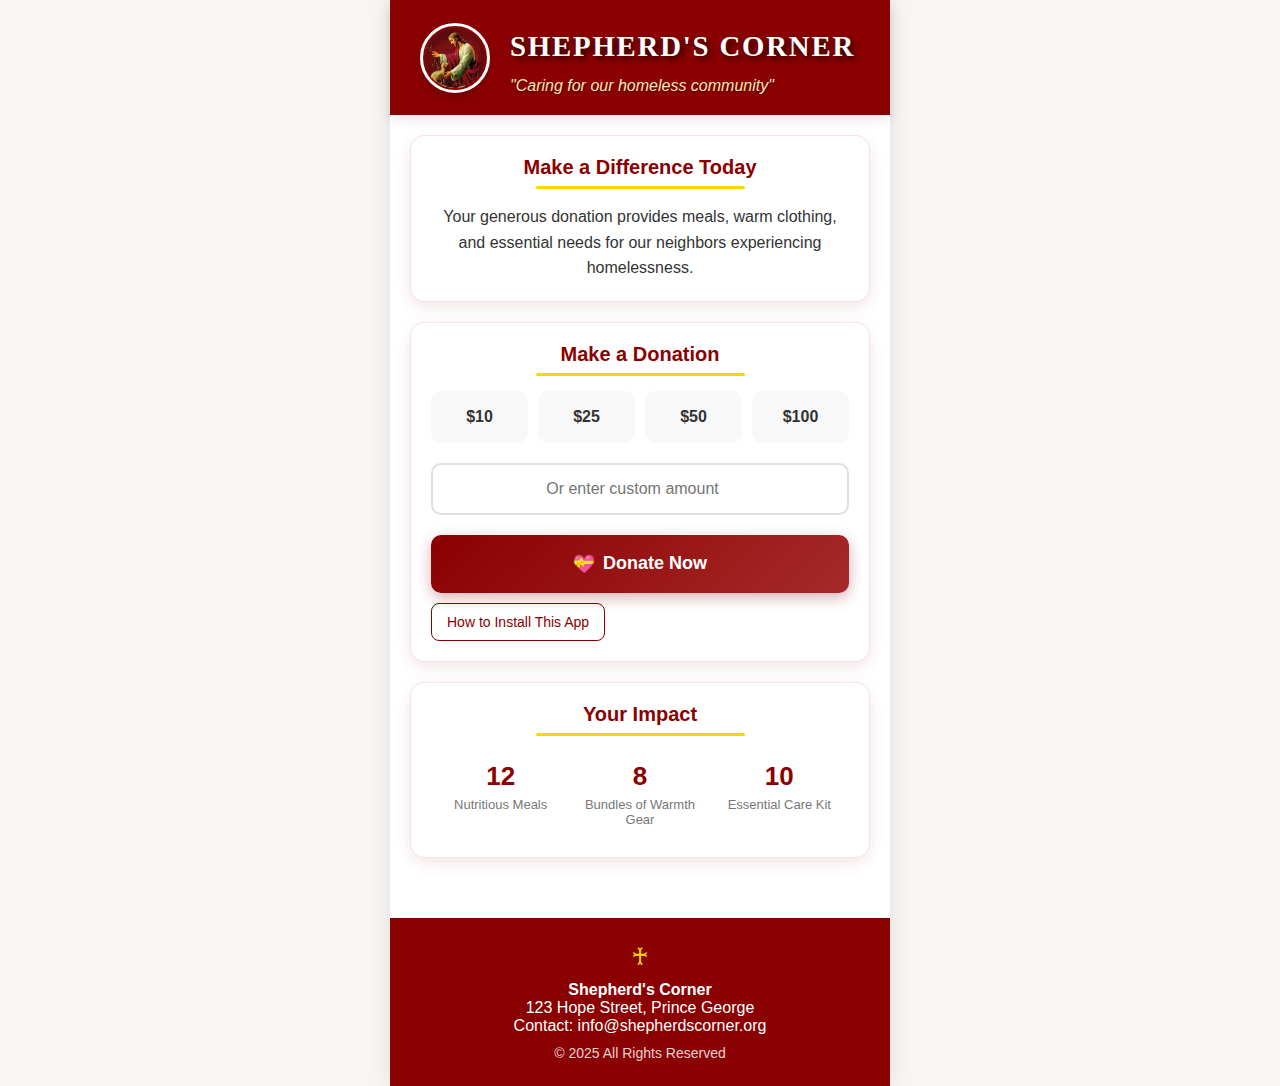
<file: index.html>
<!DOCTYPE html>
<html lang="en">
<head>
    <meta charset="UTF-8">
    <meta name="viewport" content="width=device-width, initial-scale=1.0">
    <link rel="manifest" href="manifest.json">
	<link rel="stylesheet" href="style.css">
    <title>Shepherd's Corner Donation App</title>
    
</head>
<body>
    <div class="app-container">
        <header>
            <div class="logo-container">
                <div class="logo"></div>
            </div>
            <div class="header-content">
                <h1>Shepherd's Corner</h1>
                <p class="tagline">"Caring for our homeless community"</p>
            </div>
        </header>

        <main>
            <div class="card">
                <h2>Make a Difference Today</h2>
                <p style="text-align: center; line-height: 1.6;">
                    Your generous donation provides meals, warm clothing, and essential needs for our neighbors experiencing homelessness.
                </p>
            </div>

            <div class="card">
                <h2>Make a Donation</h2>
                <div class="amount-options">
                    <div class="amount-option" data-amount="10">$10</div>
                    <div class="amount-option" data-amount="25">$25</div>
                    <div class="amount-option" data-amount="50">$50</div>
                    <div class="amount-option" data-amount="100">$100</div>
                </div>
                <div class="custom-amount">
                    <input type="number" placeholder="Or enter custom amount" id="customAmount">
                </div>
                <button class="donate-btn" id="donateButton">
                    <span style="display: flex; align-items: center; justify-content: center;">
                        <span style="margin-right: 8px;">💝</span> Donate Now
                    </span>
                </button>
                
                <button class="show-instructions" id="showInstructions">How to Install This App</button>
                
                <div class="instructions" id="installationInstructions">
                    <h3>Save to Home Screen:</h3>
                    <ol>
                        <li><strong>iPhone:</strong> Tap the Share button → "Add to Home Screen"</li>
                        <li><strong>Android:</strong> Tap the three-dot menu → "Add to Home screen"</li>
                        <li>Follow the prompts to install</li>
                    </ol>
                </div>
            </div>

            <div class="card">
                <h2>Your Impact</h2>
                <div class="impact-items">
                    <div class="impact-item">
                        <div class="impact-value">12</div>
                        <div class="impact-label">Nutritious Meals</div>
                    </div>
                    <div class="impact-item">
                        <div class="impact-value">8</div>
                        <div class="impact-label">Bundles of Warmth Gear</div>
                    </div>
                    <div class="impact-item">
                        <div class="impact-value">10</div>
                        <div class="impact-label">Essential Care Kit</div>
                    </div>
                </div>
            </div>
        </main>

        <footer>
            <div class="footer-content">
                <div class="footer-logo">♰</div>
                <p><strong>Shepherd's Corner</strong></p>
                <p>123 Hope Street, Prince George</p>
                <p>Contact: info@shepherdscorner.org</p>
                <p style="margin-top: 10px; font-size: 14px; opacity: 0.8;">&copy; 2025 All Rights Reserved</p>
            </div>
        </footer>
    </div>

    <!-- Payment Options Modal -->
    <div class="modal" id="paymentModal">
        <div class="modal-content">
            <button class="close-btn" id="closePaymentModal">&times;</button>
            <div class="modal-icon">💳</div>
            <h2>Select Payment Method</h2>
            
            <div class="selected-amount-display" id="selectedAmountDisplay">
                Donation Amount: $0
            </div>
            
            <div class="payment-options">
                <div class="payment-option" data-method="paypal">
                    <div class="payment-icon">🔵</div>
                    <div class="payment-details">
                        <h3>PayPal</h3>
                        <p>Pay securely with your PayPal account</p>
                    </div>
                    <div class="payment-arrow">→</div>
                </div>
                
                <div class="payment-option" data-method="credit-card">
                    <div class="payment-icon">💳</div>
                    <div class="payment-details">
                        <h3>Credit/Debit Card</h3>
                        <p>Visa, Mastercard, American Express</p>
                    </div>
                    <div class="payment-arrow">→</div>
                </div>
                
                <div class="payment-option" data-method="bank-transfer">
                    <div class="payment-icon">🏦</div>
                    <div class="payment-details">
                        <h3>Bank Transfer</h3>
                        <p>Direct transfer from your bank account</p>
                    </div>
                    <div class="payment-arrow">→</div>
                </div>
            </div>
            
            <button class="continue-btn" id="continuePayment" disabled>Continue to Payment</button>
        </div>
    </div>

    <!-- Thank You Modal -->
    <div class="modal" id="thankYouModal">
        <div class="modal-content">
            <button class="close-btn" id="closeThankYouModal">&times;</button>
            <div class="modal-icon">💝</div>
            <h2>Thank You For Your Generosity!</h2>
            <p>Your donation of <strong id="donationAmount" style="color: var(--primary-color);">$0</strong> via <strong id="paymentMethod">Payment Method</strong> will help provide essential services to those in need. Together, we're making a difference in our community.</p>
            
            <p style="margin-top: 15px; font-style: italic;">"We make a living by what we get, but we make a life by what we give."</p>
            <button class="donate-btn" id="closeModal" style="margin-top: 20px;">Continue</button>
        </div>
    </div>

    <script>
        // Donation functionality
        const amountOptions = document.querySelectorAll('.amount-option');
        const customAmount = document.getElementById('customAmount');
        const donateButton = document.getElementById('donateButton');
        const paymentModal = document.getElementById('paymentModal');
        const thankYouModal = document.getElementById('thankYouModal');
        const donationAmount = document.getElementById('donationAmount');
        const selectedAmountDisplay = document.getElementById('selectedAmountDisplay');
        const paymentMethodDisplay = document.getElementById('paymentMethod');
        const closePaymentModal = document.getElementById('closePaymentModal');
        const closeThankYouModal = document.getElementById('closeThankYouModal');
        const closeModal = document.getElementById('closeModal');
        const continuePayment = document.getElementById('continuePayment');
        const showInstructionsBtn = document.getElementById('showInstructions');
        const installationInstructions = document.getElementById('installationInstructions');
        const paymentOptions = document.querySelectorAll('.payment-option');

        let selectedAmount = 0;
        let selectedPaymentMethod = null;

        // Handle amount selection
        amountOptions.forEach(option => {
            option.addEventListener('click', function() {
                amountOptions.forEach(opt => opt.classList.remove('selected'));
                this.classList.add('selected');
                selectedAmount = this.getAttribute('data-amount');
                customAmount.value = '';
            });
        });

        // Handle custom amount
        customAmount.addEventListener('input', function() {
            amountOptions.forEach(opt => opt.classList.remove('selected'));
            selectedAmount = this.value;
        });

        // Donate button - shows payment options modal
        donateButton.addEventListener('click', function() {
            if (!selectedAmount || selectedAmount <= 0) {
                alert('Please select or enter a donation amount');
                return;
            }
            
            // Update the selected amount display
            selectedAmountDisplay.textContent = `Donation Amount: $${selectedAmount}`;
            
            // Reset payment selection
            paymentOptions.forEach(option => option.classList.remove('selected'));
            selectedPaymentMethod = null;
            continuePayment.disabled = true;
            
            // Show payment modal
            paymentModal.style.display = 'flex';
        });

        // Handle payment option selection
        paymentOptions.forEach(option => {
            option.addEventListener('click', function() {
                paymentOptions.forEach(opt => opt.classList.remove('selected'));
                this.classList.add('selected');
                selectedPaymentMethod = this.getAttribute('data-method');
                continuePayment.disabled = false;
            });
        });

        // Continue to process payment
        continuePayment.addEventListener('click', function() {
            if (!selectedPaymentMethod) {
                alert('Please select a payment method');
                return;
            }
            
            // In a real app, here you would redirect to the actual payment processor
            // For this demo, we'll just show the thank you modal
            
            // Update thank you modal with details
            donationAmount.textContent = '$' + selectedAmount;
            
            // Set payment method text
            let methodText = '';
            switch(selectedPaymentMethod) {
                case 'paypal':
                    methodText = 'PayPal';
                    break;
                case 'credit-card':
                    methodText = 'Credit Card';
                    break;
                case 'bank-transfer':
                    methodText = 'Bank Transfer';
                    break;
                default:
                    methodText = 'your selected payment method';
            }
            paymentMethodDisplay.textContent = methodText;
            
            // Hide payment modal and show thank you modal
            paymentModal.style.display = 'none';
            thankYouModal.style.display = 'flex';
        });

        // Close payment modal
        closePaymentModal.addEventListener('click', function() {
            paymentModal.style.display = 'none';
        });

        // Close thank you modal with X button
        closeThankYouModal.addEventListener('click', function() {
            thankYouModal.style.display = 'none';
            resetDonationForm();
        });

        // Close thank you modal with continue button
        closeModal.addEventListener('click', function() {
            thankYouModal.style.display = 'none';
            resetDonationForm();
        });

        // Close modals when clicking outside
        window.addEventListener('click', function(event) {
            if (event.target === paymentModal) {
                paymentModal.style.display = 'none';
            }
            if (event.target === thankYouModal) {
                thankYouModal.style.display = 'none';
                resetDonationForm();
            }
        });

        // Reset donation form
        function resetDonationForm() {
            amountOptions.forEach(opt => opt.classList.remove('selected'));
            customAmount.value = '';
            selectedAmount = 0;
            selectedPaymentMethod = null;
        }

        // Show installation instructions
        showInstructionsBtn.addEventListener('click', function() {
            if (installationInstructions.style.display === 'block') {
                installationInstructions.style.display = 'none';
                showInstructionsBtn.textContent = 'How to Install This App';
            } else {
                installationInstructions.style.display = 'block';
                showInstructionsBtn.textContent = 'Hide Instructions';
            }
        });

        // PWA features
        if ('serviceWorker' in navigator) {
            window.addEventListener('load', function() {
                navigator.serviceWorker.register('/sw.js')
                .then(function(registration) {
                    console.log('ServiceWorker registration successful');
                })
                .catch(function(err) {
                    console.log('ServiceWorker registration failed: ', err);
                });
            });
        }

        // Add to Home Screen prompt
        let deferredPrompt;
        window.addEventListener('beforeinstallprompt', (e) => {
            e.preventDefault();
            deferredPrompt = e;
        });
    </script>
</body>
</html>
</file>
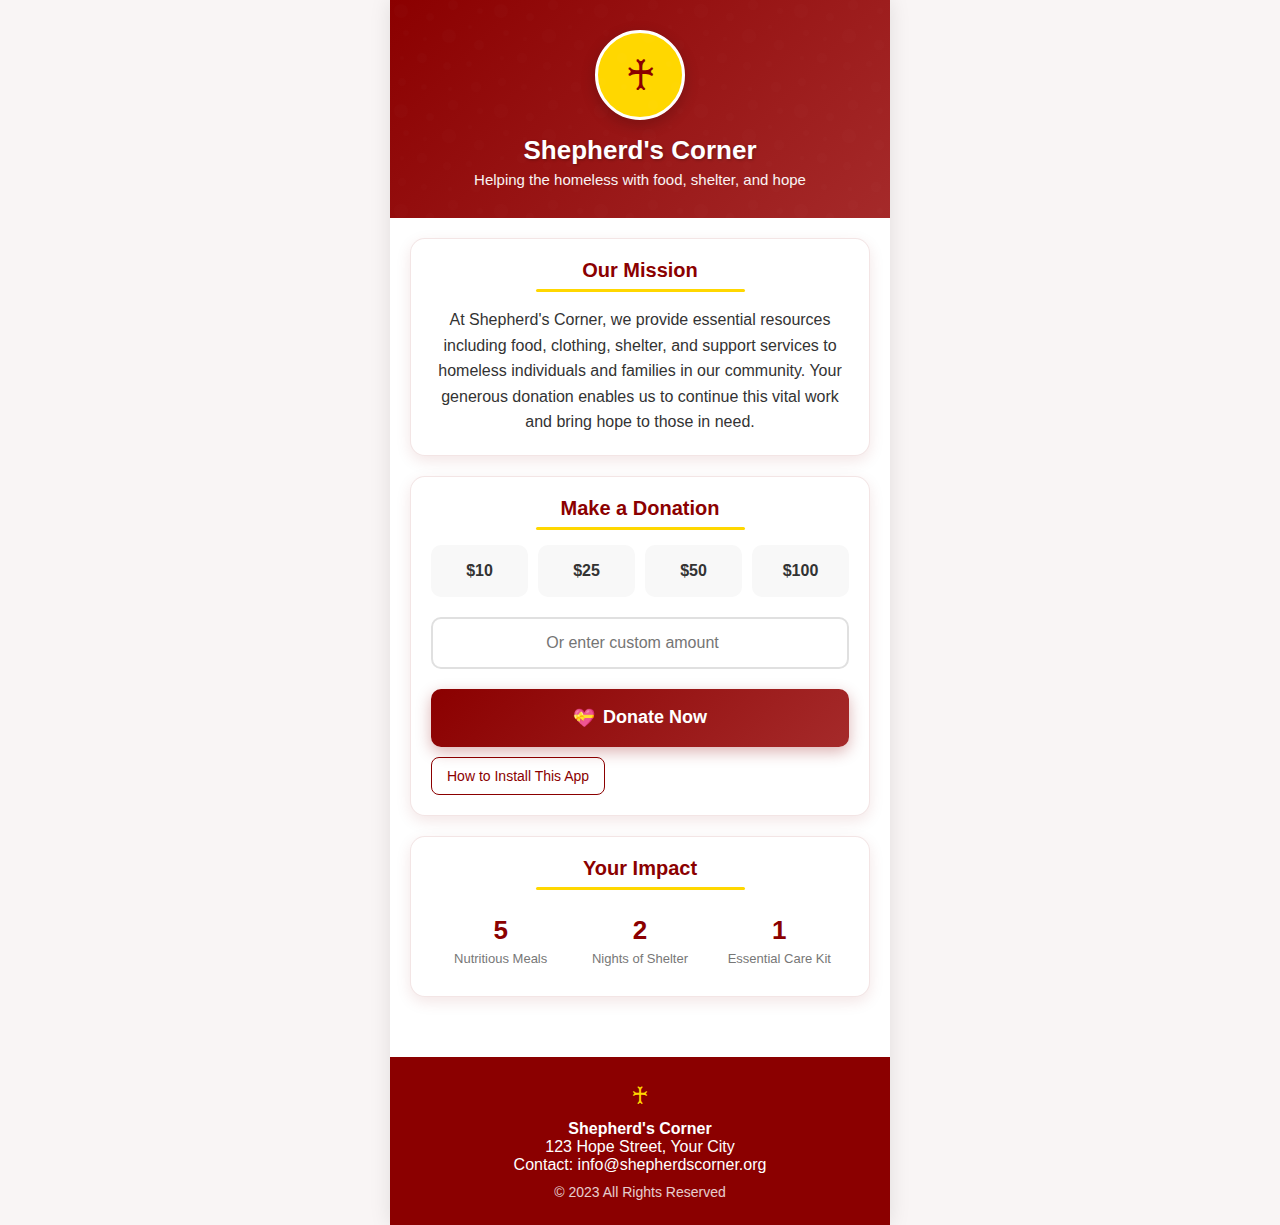
<file: donation-app.html>
<!DOCTYPE html>
<html lang="en">
<head>
    <meta charset="UTF-8">
    <meta name="viewport" content="width=device-width, initial-scale=1.0">
    <title>Shepherd's Corner Donation App</title>
    <style>
        * { 
            margin: 0; 
            padding: 0; 
            box-sizing: border-box; 
            font-family: 'Segoe UI', Tahoma, Geneva, Verdana, sans-serif; 
        }
        
        :root {
            --primary-color: #8B0000; /* Deep Burgundy/Maroon from logo */
            --accent-color: #FFD700; /* Gold/Amber */
            --light-bg: #f9f5f5;
            --card-bg: #ffffff;
            --text-dark: #333333;
            --text-light: #777777;
        }
        
        body { 
            background: var(--light-bg); 
            color: var(--text-dark); 
            max-width: 500px; 
            margin: 0 auto; 
            min-height: 100vh; 
        }
        
        .app-container {
            background: var(--card-bg);
            min-height: 100vh;
            box-shadow: 0 0 20px rgba(0,0,0,0.1);
        }
        
        header {
            background: linear-gradient(135deg, var(--primary-color), #A52A2A);
            color: white;
            padding: 30px 20px;
            text-align: center;
            position: relative;
            overflow: hidden;
        }
        
        header::before {
            content: "";
            position: absolute;
            top: 0;
            left: 0;
            right: 0;
            bottom: 0;
            background: url("data:image/svg+xml,%3Csvg width='100' height='100' viewBox='0 0 100 100' xmlns='http://www.w3.org/2000/svg'%3E%3Cpath d='M11 18c3.866 0 7-3.134 7-7s-3.134-7-7-7-7 3.134-7 7 3.134 7 7 7zm48 25c3.866 0 7-3.134 7-7s-3.134-7-7-7-7 3.134-7 7 3.134 7 7 7zm-43-7c1.657 0 3-1.343 3-3s-1.343-3-3-3-3 1.343-3 3 1.343 3 3 3zm63 31c1.657 0 3-1.343 3-3s-1.343-3-3-3-3 1.343-3 3 1.343 3 3 3zM34 90c1.657 0 3-1.343 3-3s-1.343-3-3-3-3 1.343-3 3 1.343 3 3 3zm56-76c1.657 0 3-1.343 3-3s-1.343-3-3-3-3 1.343-3 3 1.343 3 3 3zM12 86c2.21 0 4-1.79 4-4s-1.79-4-4-4-4 1.79-4 4 1.79 4 4 4zm28-65c2.21 0 4-1.79 4-4s-1.79-4-4-4-4 1.79-4 4 1.79 4 4 4zm23-11c2.76 0 5-2.24 5-5s-2.24-5-5-5-5 2.24-5 5 2.24 5 5 5zm-6 60c2.21 0 4-1.79 4-4s-1.79-4-4-4-4 1.79-4 4 1.79 4 4 4zm29 22c2.76 0 5-2.24 5-5s-2.24-5-5-5-5 2.24-5 5 2.24 5 5 5zM32 63c2.76 0 5-2.24 5-5s-2.24-5-5-5-5 2.24-5 5 2.24 5 5 5zm57-13c2.76 0 5-2.24 5-5s-2.24-5-5-5-5 2.24-5 5 2.24 5 5 5zm-9-21c1.105 0 2-.895 2-2s-.895-2-2-2-2 .895-2 2 .895 2 2 2zM60 91c1.105 0 2-.895 2-2s-.895-2-2-2-2 .895-2 2 .895 2 2 2zM35 41c1.105 0 2-.895 2-2s-.895-2-2-2-2 .895-2 2 .895 2 2 2zM12 60c1.105 0 2-.895 2-2s-.895-2-2-2-2 .895-2 2 .895 2 2 2z' fill='%23ffffff' fill-opacity='0.1' fill-rule='evenodd'/%3E%3C/svg%3E");
            opacity: 0.1;
        }
        
        .logo {
            width: 90px;
            height: 90px;
            background: var(--accent-color);
            border-radius: 50%;
            margin: 0 auto 15px;
            display: flex;
            align-items: center;
            justify-content: center;
            font-size: 42px;
            color: var(--primary-color);
            box-shadow: 0 5px 15px rgba(0,0,0,0.2);
            border: 3px solid white;
        }
        
        h1 { 
            font-size: 26px; 
            margin-bottom: 5px; 
            text-shadow: 1px 1px 3px rgba(0,0,0,0.3);
        }
        
        .tagline { 
            font-size: 15px; 
            opacity: 0.95; 
            font-weight: 500;
        }
        
        main { 
            padding: 20px; 
        }
        
        .card {
            background: var(--card-bg);
            border-radius: 15px;
            padding: 20px;
            margin-bottom: 20px;
            box-shadow: 0 5px 15px rgba(139, 0, 0, 0.1);
            border: 1px solid rgba(139, 0, 0, 0.1);
            transition: transform 0.3s, box-shadow 0.3s;
        }
        
        .card:hover {
            transform: translateY(-5px);
            box-shadow: 0 8px 20px rgba(139, 0, 0, 0.15);
        }
        
        .card h2 {
            color: var(--primary-color);
            margin-bottom: 15px;
            text-align: center;
            font-size: 20px;
            position: relative;
            padding-bottom: 10px;
        }
        
        .card h2::after {
            content: "";
            position: absolute;
            bottom: 0;
            left: 25%;
            width: 50%;
            height: 3px;
            background: var(--accent-color);
            border-radius: 3px;
        }
        
        .amount-options {
            display: flex;
            gap: 10px;
            margin-bottom: 20px;
            flex-wrap: wrap;
        }
        
        .amount-option {
            flex: 1;
            min-width: 70px;
            padding: 15px 5px;
            text-align: center;
            background: #f8f8f8;
            border-radius: 10px;
            cursor: pointer;
            border: 2px solid transparent;
            transition: all 0.3s;
            font-weight: 600;
        }
        
        .amount-option:hover {
            background: #f0f0f0;
        }
        
        .amount-option.selected {
            background: var(--primary-color);
            color: white;
            border-color: var(--accent-color);
            box-shadow: 0 4px 8px rgba(139, 0, 0, 0.3);
        }
        
        .custom-amount input {
            width: 100%;
            padding: 15px;
            border: 2px solid #e0e0e0;
            border-radius: 10px;
            font-size: 16px;
            text-align: center;
            transition: all 0.3s;
        }
        
        .custom-amount input:focus {
            border-color: var(--primary-color);
            box-shadow: 0 0 0 3px rgba(139, 0, 0, 0.1);
            outline: none;
        }
        
        .donate-btn {
            width: 100%;
            padding: 18px;
            background: linear-gradient(135deg, var(--primary-color), #A52A2A);
            color: white;
            border: none;
            border-radius: 10px;
            font-size: 18px;
            font-weight: bold;
            cursor: pointer;
            margin-top: 20px;
            box-shadow: 0 5px 15px rgba(139, 0, 0, 0.3);
            transition: all 0.3s;
            position: relative;
            overflow: hidden;
        }
        
        .donate-btn::before {
            content: "";
            position: absolute;
            top: 0;
            left: -100%;
            width: 100%;
            height: 100%;
            background: linear-gradient(90deg, transparent, rgba(255,255,255,0.2), transparent);
            transition: 0.5s;
        }
        
        .donate-btn:hover {
            transform: translateY(-3px);
            box-shadow: 0 8px 20px rgba(139, 0, 0, 0.4);
        }
        
        .donate-btn:hover::before {
            left: 100%;
        }
        
        .donate-btn:active {
            transform: translateY(0);
        }
        
        .impact-items {
            display: flex;
            justify-content: space-around;
            text-align: center;
        }
        
        .impact-item {
            flex: 1;
            padding: 10px;
        }
        
        .impact-value {
            font-size: 26px;
            font-weight: bold;
            color: var(--primary-color);
            margin-bottom: 5px;
        }
        
        .impact-label {
            font-size: 13px;
            color: var(--text-light);
            font-weight: 500;
        }
        
        footer {
            background: var(--primary-color);
            color: white;
            text-align: center;
            padding: 25px 20px;
            margin-top: 20px;
        }
        
        .footer-content {
            max-width: 400px;
            margin: 0 auto;
        }
        
        .footer-logo {
            font-size: 24px;
            margin-bottom: 10px;
            color: var(--accent-color);
        }
        
        .modal {
            position: fixed;
            top: 0; 
            left: 0;
            width: 100%; 
            height: 100%;
            background: rgba(0,0,0,0.85);
            display: none;
            align-items: center;
            justify-content: center;
            z-index: 1000;
            padding: 20px;
        }
        
        .modal-content {
            background: white;
            padding: 30px;
            border-radius: 20px;
            text-align: center;
            max-width: 400px;
            width: 100%;
            animation: popIn 0.4s;
            box-shadow: 0 10px 30px rgba(0,0,0,0.3);
            border: 3px solid var(--accent-color);
        }
        
        @keyframes popIn {
            0% { transform: scale(0.8); opacity: 0; }
            100% { transform: scale(1); opacity: 1; }
        }
        
        .modal-icon {
            font-size: 50px;
            color: var(--primary-color);
            margin-bottom: 15px;
        }
        
        .modal h2 {
            color: var(--primary-color);
            margin-bottom: 15px;
            font-size: 24px;
        }
        
        .impact-list {
            text-align: left;
            margin: 20px 0;
            padding: 0 20px;
        }
        
        .impact-list div {
            padding: 8px 0;
            border-bottom: 1px solid #f0f0f0;
            display: flex;
            align-items: center;
        }
        
        .impact-list div:last-child {
            border-bottom: none;
        }
        
        .impact-icon {
            margin-right: 10px;
            font-size: 20px;
        }
        
        .instructions {
            background: #f9f9f9;
            border-radius: 10px;
            padding: 15px;
            margin-top: 15px;
            display: none;
            border-left: 4px solid var(--accent-color);
        }
        
        .instructions h3 {
            color: var(--primary-color);
            margin-bottom: 10px;
            font-size: 16px;
        }
        
        .instructions ol {
            padding-left: 20px;
            font-size: 14px;
        }
        
        .instructions li {
            margin-bottom: 8px;
            color: var(--text-light);
        }
        
        .show-instructions {
            background: transparent;
            color: var(--primary-color);
            border: 1px solid var(--primary-color);
            padding: 10px 15px;
            border-radius: 8px;
            cursor: pointer;
            font-size: 14px;
            margin-top: 10px;
            transition: all 0.3s;
        }
        
        .show-instructions:hover {
            background: rgba(139, 0, 0, 0.1);
        }
    </style>
</head>
<body>
    <div class="app-container">
        <header>
            <div class="logo">♰</div>
            <h1>Shepherd's Corner</h1>
            <p class="tagline">Helping the homeless with food, shelter, and hope</p>
        </header>

        <main>
            <div class="card">
                <h2>Our Mission</h2>
                <p style="text-align: center; line-height: 1.6;">
                    At Shepherd's Corner, we provide essential resources including food, clothing, 
                    shelter, and support services to homeless individuals and families in our community. 
                    Your generous donation enables us to continue this vital work and bring hope to those in need.
                </p>
            </div>

            <div class="card">
                <h2>Make a Donation</h2>
                <div class="amount-options">
                    <div class="amount-option" data-amount="10">$10</div>
                    <div class="amount-option" data-amount="25">$25</div>
                    <div class="amount-option" data-amount="50">$50</div>
                    <div class="amount-option" data-amount="100">$100</div>
                </div>
                <div class="custom-amount">
                    <input type="number" placeholder="Or enter custom amount" id="customAmount">
                </div>
                <button class="donate-btn" id="donateButton">
                    <span style="display: flex; align-items: center; justify-content: center;">
                        <span style="margin-right: 8px;">💝</span> Donate Now
                    </span>
                </button>
                
                <button class="show-instructions" id="showInstructions">How to Install This App</button>
                
                <div class="instructions" id="installationInstructions">
                    <h3>Save to Home Screen:</h3>
                    <ol>
                        <li><strong>iPhone:</strong> Tap the Share button → "Add to Home Screen"</li>
                        <li><strong>Android:</strong> Tap the three-dot menu → "Add to Home screen"</li>
                        <li>Follow the prompts to install</li>
                    </ol>
                </div>
            </div>

            <div class="card">
                <h2>Your Impact</h2>
                <div class="impact-items">
                    <div class="impact-item">
                        <div class="impact-value">5</div>
                        <div class="impact-label">Nutritious Meals</div>
                    </div>
                    <div class="impact-item">
                        <div class="impact-value">2</div>
                        <div class="impact-label">Nights of Shelter</div>
                    </div>
                    <div class="impact-item">
                        <div class="impact-value">1</div>
                        <div class="impact-label">Essential Care Kit</div>
                    </div>
                </div>
            </div>
        </main>

        <footer>
            <div class="footer-content">
                <div class="footer-logo">♰</div>
                <p><strong>Shepherd's Corner</strong></p>
                <p>123 Hope Street, Your City</p>
                <p>Contact: info@shepherdscorner.org</p>
                <p style="margin-top: 10px; font-size: 14px; opacity: 0.8;">&copy; 2023 All Rights Reserved</p>
            </div>
        </footer>
    </div>

    <div class="modal" id="thankYouModal">
        <div class="modal-content">
            <div class="modal-icon">💝</div>
            <h2>Thank You For Your Generosity!</h2>
            <p>Your donation of <strong id="donationAmount" style="color: var(--primary-color);">$0</strong> will help provide:</p>
            
            <div class="impact-list">
                <div>
                    <span class="impact-icon">🍽️</span>
                    <span><strong>5 meals</strong> for individuals facing hunger</span>
                </div>
                <div>
                    <span class="impact-icon">🏠</span>
                    <span><strong>2 nights</strong> of safe, warm shelter</span>
                </div>
                <div>
                    <span class="impact-icon">🎁</span>
                    <span><strong>1 essential care package</strong> with hygiene items</span>
                </div>
            </div>
            
            <p style="margin-top: 15px; font-style: italic;">"We make a living by what we get, but we make a life by what we give."</p>
            <button class="donate-btn" id="closeModal" style="margin-top: 20px;">Continue</button>
        </div>
    </div>

    <script>
        // Donation functionality
        const amountOptions = document.querySelectorAll('.amount-option');
        const customAmount = document.getElementById('customAmount');
        const donateButton = document.getElementById('donateButton');
        const thankYouModal = document.getElementById('thankYouModal');
        const donationAmount = document.getElementById('donationAmount');
        const closeModal = document.getElementById('closeModal');
        const showInstructionsBtn = document.getElementById('showInstructions');
        const installationInstructions = document.getElementById('installationInstructions');

        let selectedAmount = 0;

        // Handle amount selection
        amountOptions.forEach(option => {
            option.addEventListener('click', function() {
                amountOptions.forEach(opt => opt.classList.remove('selected'));
                this.classList.add('selected');
                selectedAmount = this.getAttribute('data-amount');
                customAmount.value = '';
            });
        });

        // Handle custom amount
        customAmount.addEventListener('input', function() {
            amountOptions.forEach(opt => opt.classList.remove('selected'));
            selectedAmount = this.value;
        });

        // Donate button
        donateButton.addEventListener('click', function() {
            if (!selectedAmount || selectedAmount <= 0) {
                alert('Please select or enter a donation amount');
                return;
            }
            
            donationAmount.textContent = '$' + selectedAmount;
            thankYouModal.style.display = 'flex';
        });

        // Close modal
        closeModal.addEventListener('click', function() {
            thankYouModal.style.display = 'none';
            // Reset
            amountOptions.forEach(opt => opt.classList.remove('selected'));
            customAmount.value = '';
            selectedAmount = 0;
        });

        // Show installation instructions
        showInstructionsBtn.addEventListener('click', function() {
            if (installationInstructions.style.display === 'block') {
                installationInstructions.style.display = 'none';
                showInstructionsBtn.textContent = 'How to Install This App';
            } else {
                installationInstructions.style.display = 'block';
                showInstructionsBtn.textContent = 'Hide Instructions';
            }
        });

        // PWA features
        if ('serviceWorker' in navigator) {
            window.addEventListener('load', function() {
                navigator.serviceWorker.register('/sw.js')
                .then(function(registration) {
                    console.log('ServiceWorker registration successful');
                })
                .catch(function(err) {
                    console.log('ServiceWorker registration failed: ', err);
                });
            });
        }

        // Add to Home Screen prompt
        let deferredPrompt;
        window.addEventListener('beforeinstallprompt', (e) => {
            e.preventDefault();
            deferredPrompt = e;
        });
    </script>
</body>
</html>
</file>
<file: style.css>
* { 
            margin: 0; 
            padding: 0; 
            box-sizing: border-box; 
            font-family: 'Segoe UI', Tahoma, Geneva, Verdana, sans-serif; 
        }
        
        :root {
            --primary-color: #8B0000; /* Deep Burgundy/Maroon from logo */
            --accent-color: #FFD700; /* Gold/Amber */
            --light-bg: #f9f5f5;
            --card-bg: #ffffff;
            --text-dark: #333333;
            --text-light: #777777;
        }
        
        body { 
            background: var(--light-bg); 
            color: var(--text-dark); 
            max-width: 500px; 
            margin: 0 auto; 
            min-height: 100vh; 
        }
        
        .app-container {
            background: var(--card-bg);
            min-height: 100vh;
            box-shadow: 0 0 20px rgba(0,0,0,0.1);
        }
        
        header {
            display: flex;
            align-items: center;
            background-color: #8B0000;
            color: white;
            padding: 20px 30px;
            box-shadow: 0 4px 12px rgba(0,0,0,0.1);
        }
        
        .logo-container {
            display: flex;
            align-items: center;
            flex-shrink: 0;
            margin-right: 20px;
        }
        
        .logo {
            font-size: 2.5rem;
            font-weight: bold;
            background: url('logo.png') no-repeat center / cover;
            color: #e9c46a;
            padding: 12px;
            border-radius: 50%;
            width: 70px;
            height: 70px;
            display: flex;
            align-items: center;
			border: 3px solid #fff;
            justify-content: center;
            box-shadow: 0 4px 8px rgba(0,0,0,0.2);
        }
        
        .header-content h1 {
            font-family: 'Cinzel', serif;
            color: #FFFFFF;
            text-shadow: 3px 3px 6px rgba(0, 0, 0, 0.8);
            font-weight: 900;
            font-size: 1.8em;
            letter-spacing: 1.8px;
            text-transform: uppercase;
            margin: 0;
            padding: 10px 0;          
        }
        
        .tagline { 
            color: #FFE5B4;
            text-shadow: 1px 1px 2px rgba(0, 0, 0, 0.5);
            font-style: italic;
            margin-top: 4px;
        }
        
        main { 
            padding: 20px; 
        }
        
        .card {
            background: var(--card-bg);
            border-radius: 15px;
            padding: 20px;
            margin-bottom: 20px;
            box-shadow: 0 5px 15px rgba(139, 0, 0, 0.1);
            border: 1px solid rgba(139, 0, 0, 0.1);
            transition: transform 0.3s, box-shadow 0.3s;
        }
        
        .card:hover {
            transform: translateY(-5px);
            box-shadow: 0 8px 20px rgba(139, 0, 0, 0.15);
        }
        
        .card h2 {
            color: var(--primary-color);
            margin-bottom: 15px;
            text-align: center;
            font-size: 20px;
            position: relative;
            padding-bottom: 10px;
        }
        
        .card h2::after {
            content: "";
            position: absolute;
            bottom: 0;
            left: 25%;
            width: 50%;
            height: 3px;
            background: var(--accent-color);
            border-radius: 3px;
        }
        
        .amount-options {
            display: flex;
            gap: 10px;
            margin-bottom: 20px;
            flex-wrap: wrap;
        }
        
        .amount-option {
            flex: 1;
            min-width: 70px;
            padding: 15px 5px;
            text-align: center;
            background: #f8f8f8;
            border-radius: 10px;
            cursor: pointer;
            border: 2px solid transparent;
            transition: all 0.3s;
            font-weight: 600;
        }
        
        .amount-option:hover {
            background: #f0f0f0;
        }
        
        .amount-option.selected {
            background: var(--primary-color);
            color: white;
            border-color: var(--accent-color);
            box-shadow: 0 4px 8px rgba(139, 0, 0, 0.3);
        }
        
        .custom-amount input {
            width: 100%;
            padding: 15px;
            border: 2px solid #e0e0e0;
            border-radius: 10px;
            font-size: 16px;
            text-align: center;
            transition: all 0.3s;
        }
        
        .custom-amount input:focus {
            border-color: var(--primary-color);
            box-shadow: 0 0 0 3px rgba(139, 0, 0, 0.1);
            outline: none;
        }
        
        .donate-btn {
            width: 100%;
            padding: 18px;
            background: linear-gradient(135deg, var(--primary-color), #A52A2A);
            color: white;
            border: none;
            border-radius: 10px;
            font-size: 18px;
            font-weight: bold;
            cursor: pointer;
            margin-top: 20px;
            box-shadow: 0 5px 15px rgba(139, 0, 0, 0.3);
            transition: all 0.3s;
            position: relative;
            overflow: hidden;
        }
        
        .donate-btn::before {
            content: "";
            position: absolute;
            top: 0;
            left: -100%;
            width: 100%;
            height: 100%;
            background: linear-gradient(90deg, transparent, rgba(255,255,255,0.2), transparent);
            transition: 0.5s;
        }
        
        .donate-btn:hover {
            transform: translateY(-3px);
            box-shadow: 0 8px 20px rgba(139, 0, 0, 0.4);
        }
        
        .donate-btn:hover::before {
            left: 100%;
        }
        
        .donate-btn:active {
            transform: translateY(0);
        }
        
        .impact-items {
            display: flex;
            justify-content: space-around;
            text-align: center;
        }
        
        .impact-item {
            flex: 1;
            padding: 10px;
        }
        
        .impact-value {
            font-size: 26px;
            font-weight: bold;
            color: var(--primary-color);
            margin-bottom: 5px;
        }
        
        .impact-label {
            font-size: 13px;
            color: var(--text-light);
            font-weight: 500;
        }
        
        footer {
            background: var(--primary-color);
            color: white;
            text-align: center;
            padding: 25px 20px;
            margin-top: 20px;
        }
        
        .footer-content {
            max-width: 400px;
            margin: 0 auto;
        }
        
        .footer-logo {
            font-size: 24px;
            margin-bottom: 10px;
            color: var(--accent-color);
        }
        
        /* Modal Styles */
        .modal {
            position: fixed;
            top: 0; 
            left: 0;
            width: 100%; 
            height: 100%;
            background: rgba(0,0,0,0.85);
            display: none;
            align-items: center;
            justify-content: center;
            z-index: 1000;
            padding: 20px;
        }
        
        .modal-content {
            background: white;
            padding: 30px;
            border-radius: 20px;
            text-align: center;
            max-width: 400px;
            width: 100%;
            animation: popIn 0.4s;
            box-shadow: 0 10px 30px rgba(0,0,0,0.3);
            border: 3px solid var(--accent-color);
            position: relative;
        }
        
        @keyframes popIn {
            0% { transform: scale(0.8); opacity: 0; }
            100% { transform: scale(1); opacity: 1; }
        }
        
        /* Close Button (X) */
        .close-btn {
            position: absolute;
            top: 15px;
            right: 15px;
            background: transparent;
            border: none;
            font-size: 24px;
            color: var(--text-light);
            cursor: pointer;
            width: 30px;
            height: 30px;
            display: flex;
            align-items: center;
            justify-content: center;
            border-radius: 50%;
            transition: all 0.3s;
        }
        
        .close-btn:hover {
            background: #f0f0f0;
            color: var(--primary-color);
        }
        
        .modal-icon {
            font-size: 50px;
            color: var(--primary-color);
            margin-bottom: 15px;
        }
        
        .modal h2 {
            color: var(--primary-color);
            margin-bottom: 15px;
            font-size: 24px;
            padding: 0 20px;
        }
        
        /* Payment Options Styles */
        .payment-options {
            display: flex;
            flex-direction: column;
            gap: 15px;
            margin: 25px 0;
        }
        
        .payment-option {
            display: flex;
            align-items: center;
            padding: 18px 20px;
            background: #f9f9f9;
            border-radius: 12px;
            cursor: pointer;
            border: 2px solid #e0e0e0;
            transition: all 0.3s;
            text-align: left;
        }
        
        .payment-option:hover {
            background: #f0f0f0;
            border-color: var(--primary-color);
            transform: translateX(5px);
        }
        
        .payment-option.selected {
            background: rgba(139, 0, 0, 0.05);
            border-color: var(--primary-color);
            box-shadow: 0 4px 12px rgba(139, 0, 0, 0.1);
        }
        
        .payment-icon {
            font-size: 30px;
            margin-right: 15px;
            width: 50px;
            text-align: center;
        }
        
        .payment-details {
            flex: 1;
        }
        
        .payment-details h3 {
            color: var(--text-dark);
            margin-bottom: 5px;
            font-size: 16px;
        }
        
        .payment-details p {
            color: var(--text-light);
            font-size: 14px;
        }
        
        .payment-arrow {
            color: var(--primary-color);
            font-size: 20px;
            opacity: 0.7;
        }
        
        .selected-amount-display {
            background: rgba(139, 0, 0, 0.1);
            padding: 15px;
            border-radius: 10px;
            margin-bottom: 20px;
            font-size: 18px;
            font-weight: 600;
            color: var(--primary-color);
        }
        
        .instructions {
            background: #f9f9f9;
            border-radius: 10px;
            padding: 15px;
            margin-top: 15px;
            display: none;
            border-left: 4px solid var(--accent-color);
        }
        
        .instructions h3 {
            color: var(--primary-color);
            margin-bottom: 10px;
            font-size: 16px;
        }
        
        .instructions ol {
            padding-left: 20px;
            font-size: 14px;
        }
        
        .instructions li {
            margin-bottom: 8px;
            color: var(--text-light);
        }
        
        .show-instructions {
            background: transparent;
            color: var(--primary-color);
            border: 1px solid var(--primary-color);
            padding: 10px 15px;
            border-radius: 8px;
            cursor: pointer;
            font-size: 14px;
            margin-top: 10px;
            transition: all 0.3s;
        }
        
        .show-instructions:hover {
            background: rgba(139, 0, 0, 0.1);
        }
        
        .continue-btn {
            width: 100%;
            padding: 16px;
            background: var(--primary-color);
            color: white;
            border: none;
            border-radius: 10px;
            font-size: 16px;
            font-weight: bold;
            cursor: pointer;
            margin-top: 15px;
            transition: all 0.3s;
        }
        
        .continue-btn:hover {
            background: #A52A2A;
            transform: translateY(-2px);
            box-shadow: 0 5px 15px rgba(139, 0, 0, 0.3);
        }
        
        .continue-btn:disabled {
            background: #cccccc;
            cursor: not-allowed;
            transform: none;
            box-shadow: none;
        }
</file>
